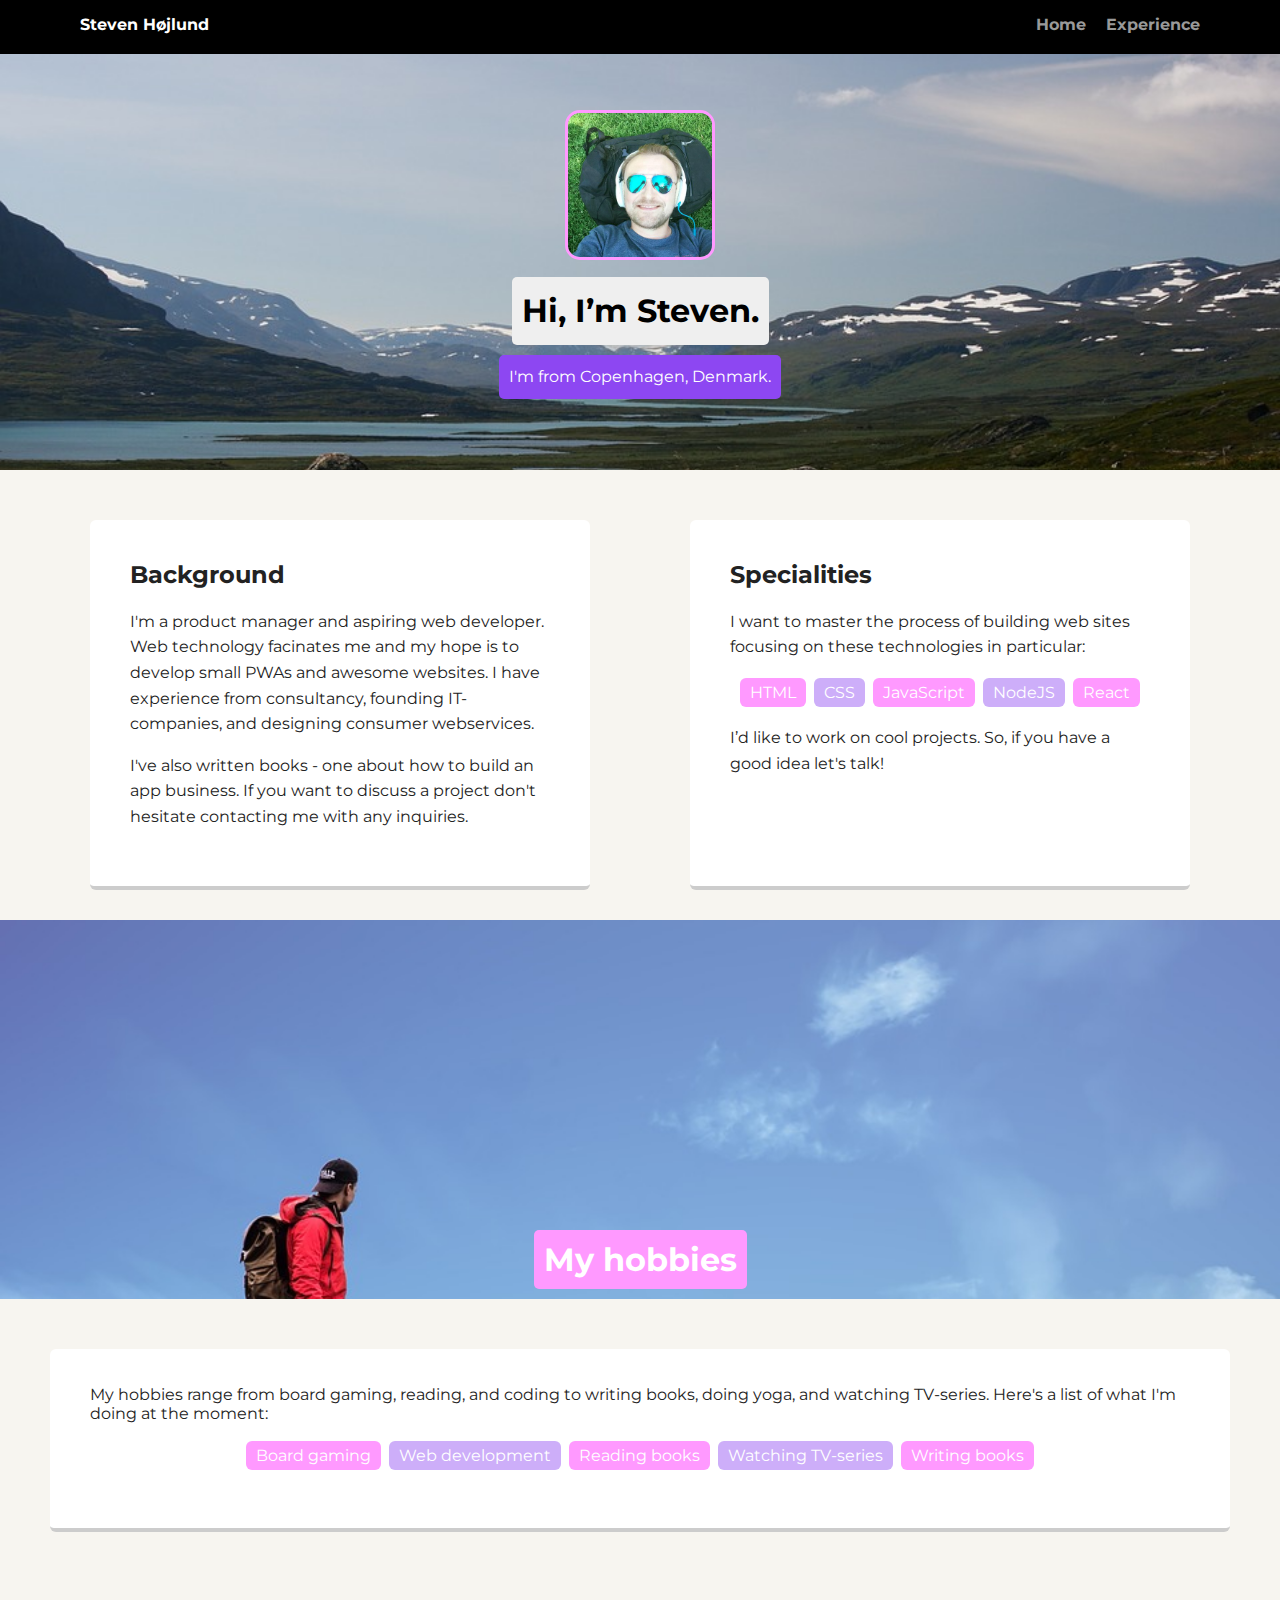
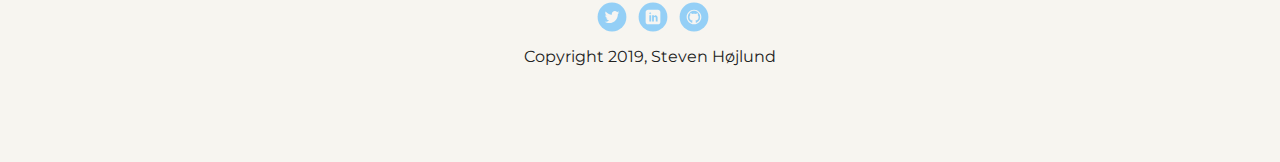
<file: index.html>
<!doctype html>
<html lang="en">
<head>
  <meta charset="utf-8">
  <title>Steven's OnePager</title>
  <meta name="viewport" content="width=device-width, initial-scale=1.0">
  <link rel="stylesheet" href="styles.css">
  <link href="https://fonts.googleapis.com/css?family=Muli%7CRoboto:400,300,500,700,900" rel="stylesheet">
  <link href='https://fonts.googleapis.com/css?family=Montserrat' rel='stylesheet'></head>
  <body>

    <div class="main-nav">
        <ul class="nav">
          <li class="name">Steven Højlund</li>
          <li><a href="index.html">Home</a></li>
          <li><a href="experience.html">Experience</a></li>
        </ul>
    </div>

    <header class="header_main">
      <img src="images/steven.jpg" alt="Photo of Steven" class="profile-image">
      <h1 class="tag name">Hi, I’m Steven.</h1>
      <p class="tag location">I'm from Copenhagen, Denmark.</p>
    </header>

    <main class="flex">
      <div class="card">
        <h2>Background</h2>
        <p>I'm a product manager and aspiring web developer. Web technology facinates me and my hope is to develop small PWAs and awesome websites.
          I have experience from consultancy, founding IT-companies, and designing consumer webservices.</p>
        <p>I've also written books - one about how to build an app business.
          If you want to discuss a project don't hesitate contacting me with any inquiries.</p>
      </div>

      <div class="card">
        <h2>Specialities</h2>
        <p>I want to master the process of building web sites focusing on these technologies in particular:</p>
        <ul class="skills">
          <li>HTML</li>
          <li>CSS</li>
          <li>JavaScript</li>
          <li>NodeJS</li>
          <li>React</li>
        </ul>
        <p>I’d like to work on cool projects. So, if you have a good idea let's talk!</p>
      </div>
    </main>

    <div class="hobby">
        <h1 class="experience_headline">My hobbies</h1>
    </div>

    <div class="card_hobby">
      <p>My hobbies range from board gaming, reading, and coding to writing books, doing yoga, and watching TV-series.
        Here's a list of what I'm doing at the moment:</p>
      <ul class="skills">
        <li>Board gaming</li>
        <li>Web development</li>
        <li>Reading books</li>
        <li>Watching TV-series</li>
        <li>Writing books</li>
      </ul>
    </div>

    <footer>
      <ul>
        <li><a href="https://twitter.com/stevenhojlund" target="_blank" class="social twitter">Twitter</a></li>
        <li><a href="https://www.linkedin.com/in/stevenhojlund" target="_blank" class="social linkedin">LinkedIn</a></li>
        <li><a href="https://github.com/Stevenhoejlund/techdegree-project-1" target="_blank" class="social github">Github</a></li>
      </ul>
      <p class="copyright">Copyright 2019, Steven Højlund</p>
    </footer>
  </body>
  </html>
</file>
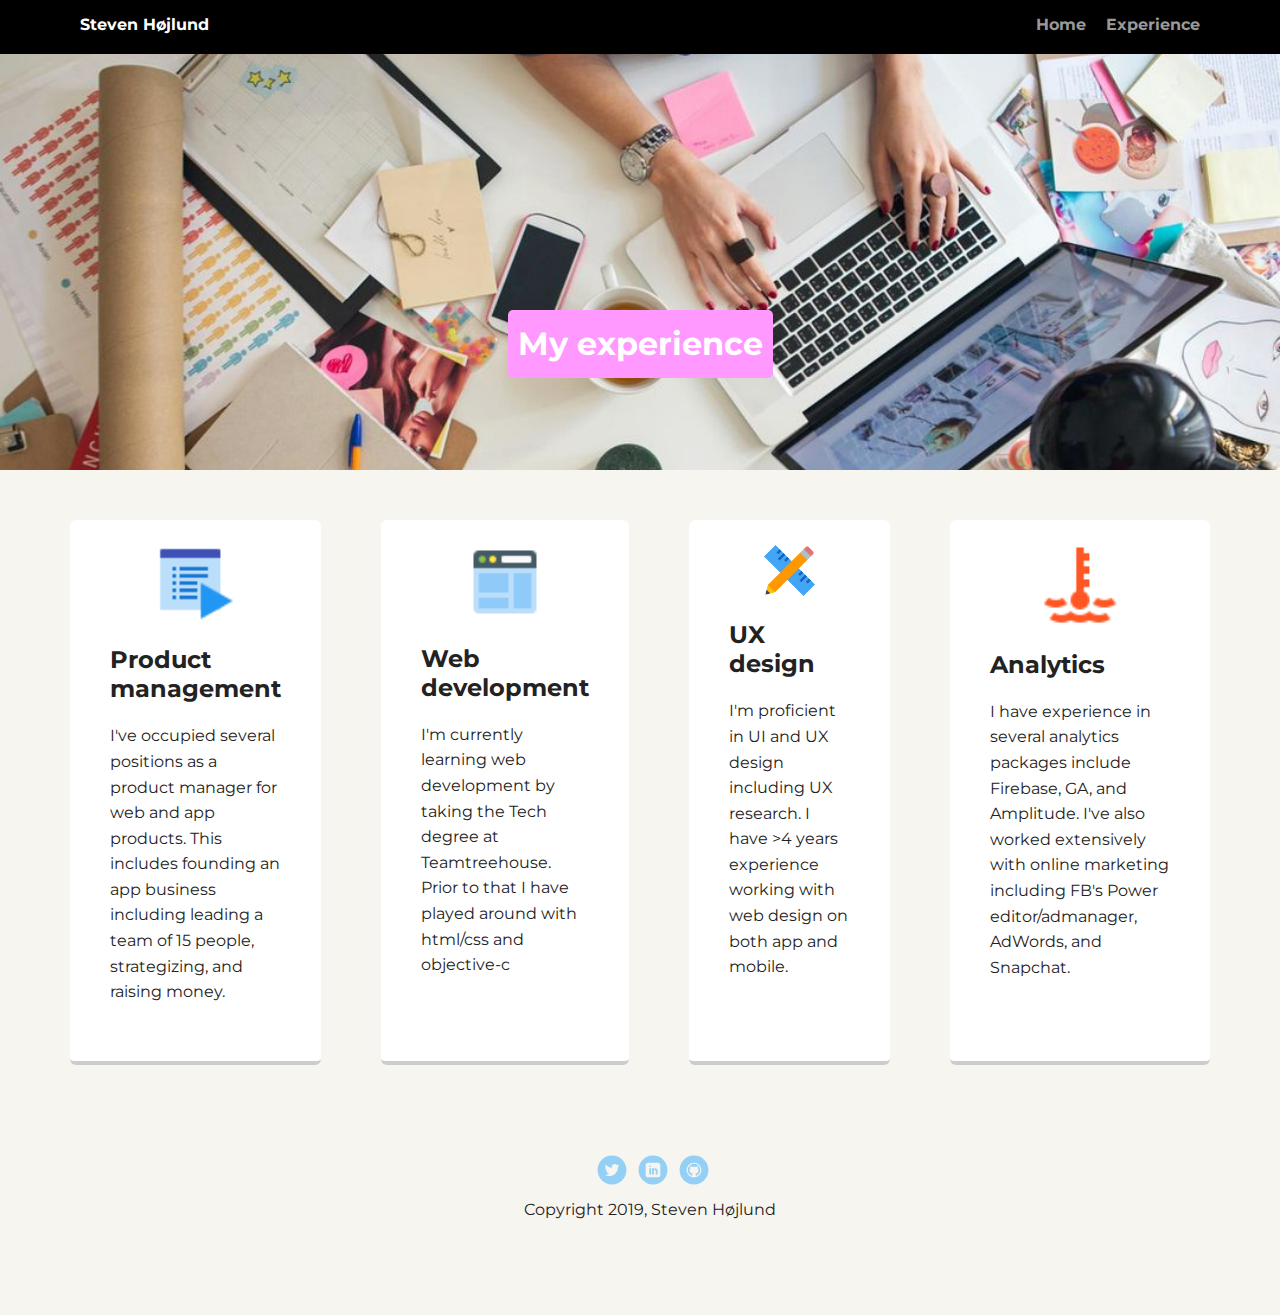
<file: experience.html>
<!doctype html>
<html lang="en">
<head>
  <meta charset="utf-8">
  <title>Steven's OnePager</title>
  <meta name="viewport" content="width=device-width, initial-scale=1.0">
  <link rel="stylesheet" href="styles.css">
  <link href="https://fonts.googleapis.com/css?family=Muli%7CRoboto:400,300,500,700,900" rel="stylesheet">
  <link href='https://fonts.googleapis.com/css?family=Montserrat' rel='stylesheet'></head>
  <body>

    <div class="main-nav">
        <ul class="nav">
          <li class="name">Steven Højlund</li>
          <li><a href="index.html">Home</a></li>
          <li><a href="experience.html">Experience</a></li>
        </ul>
    </div>

    <header class="header_experience">
        <h1 class="experience_headline">My experience</h1>
    </header>

    <main class="flex">
      <div class="card">
        <img src="images/management.png" class="icons" alt="Management icon" title="Management icon">
        <h2>Product management</h2>
        <p>I've occupied several positions as a product manager for web and app products.
          This includes founding an app business including leading a team of 15 people, strategizing, and raising money.</p>
      </div>

      <div class="card">
        <img src="images/developer.png" class="icons" alt="Web develop icon" title="Web developer icon">
        <h2>Web development</h2>
        <p>I'm currently learning web development by taking the Tech degree at Teamtreehouse. Prior to that I have played around with html/css and objective-c</p>
      </div>

      <div class="card">
        <img src="images/design.png" class="icons" alt="UX design icon" title="UX design icon">
        <h2>UX design</h2>
        <p>I'm proficient in UI and UX design including UX research.
          I have &gt;4 years experience working with web design on both app and mobile.</p>
      </div>

      <div class="card">
        <img src="images/analytics.png" class="icons" alt="Analytics icon" title="Analytics icon">
        <h2>Analytics</h2>
        <p>I have experience in several analytics packages include Firebase, GA, and Amplitude. I've also worked extensively with online marketing including FB's Power editor/admanager, AdWords, and Snapchat.</p>
      </div>


    </main>
    <footer>
      <ul>
        <li><a href="https://twitter.com/stevenhojlund" target="_blank" class="social twitter">Twitter</a></li>
        <li><a href="https://www.linkedin.com/in/stevenhojlund" target="_blank" class="social linkedin">LinkedIn</a></li>
        <li><a href="https://github.com/Stevenhoejlund/Coding-projects" target="_blank" class="social github">Github</a></li>
      </ul>
      <p class="copyright">Copyright 2019, Steven Højlund</p>
    </footer>
  </body>
  </html>
</file>
<file: styles.css>
/* Global Layout Set-up */
* {
  box-sizing: border-box;
}

body {
  margin: 0;
  padding: 0;
  text-align: center;
  font-family: 'Montserrat', sans-serif;
  color: #222;
  background: #f7f5f0;
}
/* Link Styles */

a {
  text-decoration: none;
  color: #999;
}
a:hover {
  color: #6633ff;
}

/* Section Styles */

.main-nav {
  width: 100%;
  background: black;
  min-height: 30px;
  padding: 10px;
  position: fixed;
  text-align: center;
}
.nav {
  display: flex;
  justify-content: space-around;
  font-weight: 700;
  list-style-type: none;
  margin: 0 auto;
  padding: 0;
}

.nav .name {
    display: block;
    margin-right: auto;
    color: white;
}

.nav li {
  padding: 5px 10px 10px 10px;
}
.nav a {
  transition: all .5s;
}
.nav a:hover {
  color: white
}

.header_main {
  text-align: center;
  background: url('images/kungsleden.jpg') no-repeat top center ;
  background-size: cover;
  overflow: hidden;
  padding-top: 60px;
}
.header_experience {
  text-align: center;
  background: url('images/experience.jpeg') no-repeat top center ;
  background-size: cover;
  overflow: hidden;
  padding-top: 60px;
}
.hobby {
  overflow: auto;
  float: inherit;
  width: auto;
  text-align: center;
  background: url('images/hobby.jpg') no-repeat top center ;
  background-size: cover;
  overflow: hidden;
  padding-top: 60px;
}
header {
  line-height: 1.5;
}
header .profile-image {
  margin-top: 50px;
  width: 150px;
  height: 150px;
  border-radius: 10%;
  border: 3.5px solid #ff99ff;
  transition: all .5s;
}
header .profile-image:hover {
  transform: scale(1.05) rotate(1deg);
}
.tag {
  background-color: #efefef;
  color: black;
  padding: 10px;
  border-radius: 5px;
  display: table;
  margin: 10px auto;
}
.experience_headline {
  background-color: #ff99ff;
  color: #fff;
  padding: 10px;
  border-radius: 5px;
  display: table;
  margin: 250px auto 10px auto;
}
.location {
  background-color: #8d47f2;
  color: white;
}
.card {
  margin: 30px;
  padding: 20px 40px 40px;
  max-width: 500px;
  text-align: left;
  background: #fff;
  border-bottom: 4px solid #ccc;
  border-radius: 6px;
  transition: all .5s;
}
.card_hobby {
  margin: 50px;
  padding: 20px 40px 40px;
  max-width: 1200px;
  text-align: left;
  background: #fff;
  border-bottom: 4px solid #ccc;
  border-radius: 6px;
  transition: all .5s;
}
.card:hover {
  border-color: #ff99ff;
}

ul.skills {
  padding: 0;
  text-align: center;
}

.skills li {
  border-radius: 6px;
  display: inline-block;
  background: #cdaef9;
  color: white;
  padding: 5px 10px;
  margin: 2px;
}

.skills li:nth-child(odd) {
  background: #ff99ff;
}

footer {
  width: 100%;
  min-height: 30px;
  padding: 20px 0 40px 20px;
}

footer .copyright {
  top: -8px;
  font-size: .75em;
}

footer ul {
  list-style-type: none;
  margin: 0;
  padding: 0;
}

footer ul li {
  display: inline-block;
}

a.social {
  display: inline-block;
  text-indent: -9999px;
  margin-left: 5px;
  width: 30px;
  height: 30px;
  background-size: 30px 30px;
  opacity: .4;
  transition: all .5s;
}
a.twitter {
  background-image: url(images/twitter.svg);
}
a.linkedin {
  background-image: url(images/linkedin.svg);
}
a.github {
  background-image: url(images/github.svg);
}
a.social:hover {
  opacity: 1;
}
.clearfix {
  clear: both;
}

/* Styles for larger screens */
@media screen and (min-width: 720px) {

  .flex {

      display: flex;
      max-width: 1200px;
      justify-content: space-around;
      margin: 0 auto;
  }

  header {
    min-height: 470px;
  }

  .nav {
    max-width: 1200px;
    padding: 0 30px;
  }


  main {
    padding-top: 20px;
  }

  main p {
    line-height: 1.6em;
  }

  footer {
    font-size: 1.3em;
    max-width: 1200px;
    margin: 40px auto;
  }
.icons{
  display: block;
  margin-left: auto;
  margin-right: auto;
  width: 50%;
  height: auto;
  align-self: center;
}
}
</file>
